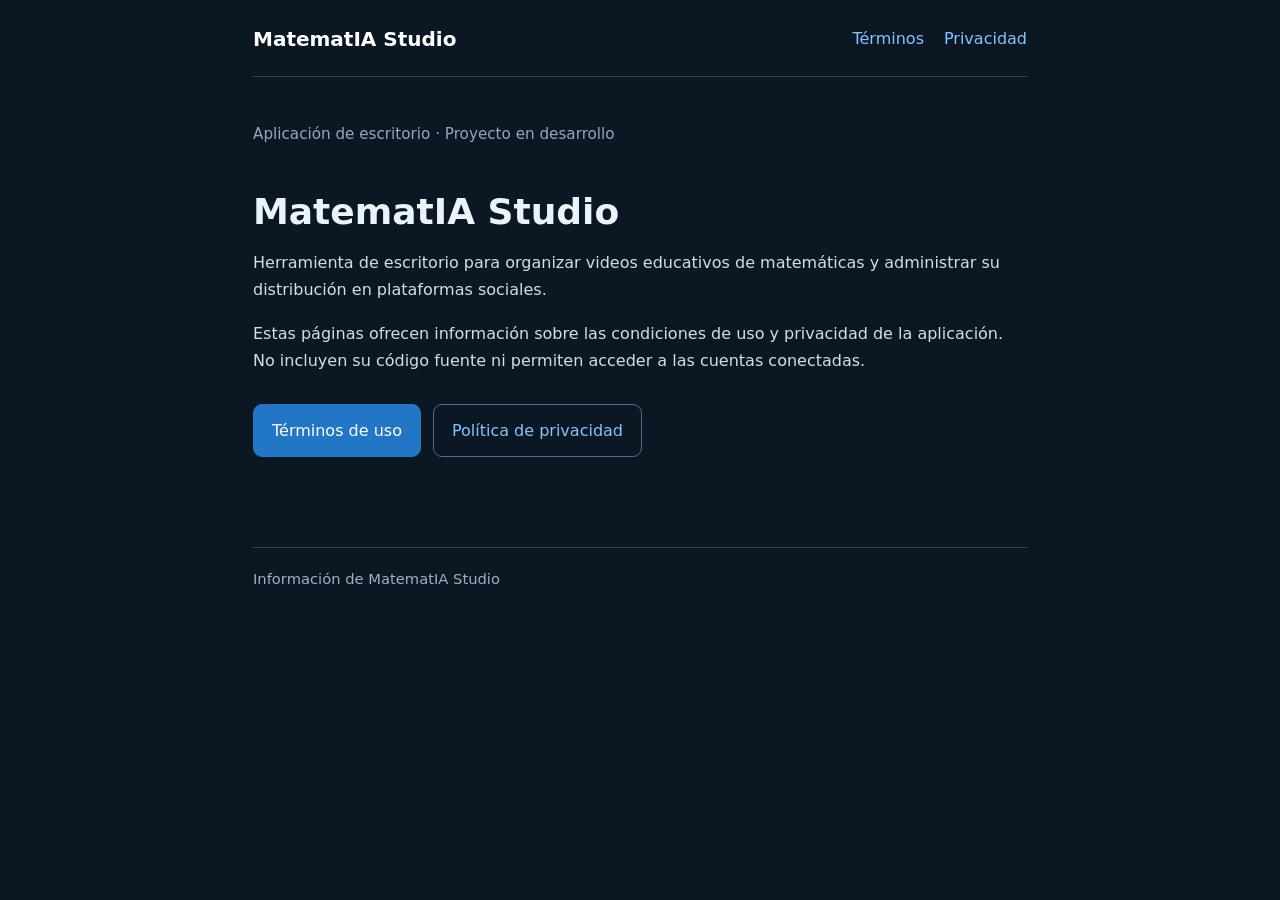
<file: index.html>
<!doctype html><html lang="es"><head><meta charset="utf-8"><meta name="viewport" content="width=device-width, initial-scale=1"><title>MatematIA Studio | Información legal</title><link rel="stylesheet" href="style.css"></head><body><main><header><strong class="brand">MatematIA Studio</strong><nav><a href="terms.html">Términos</a><a href="privacy.html">Privacidad</a></nav></header><section class="hero"><p class="eyebrow">Aplicación de escritorio · Proyecto en desarrollo</p><h1>MatematIA Studio</h1><p>Herramienta de escritorio para organizar videos educativos de matemáticas y administrar su distribución en plataformas sociales.</p><p>Estas páginas ofrecen información sobre las condiciones de uso y privacidad de la aplicación. No incluyen su código fuente ni permiten acceder a las cuentas conectadas.</p><div class="actions"><a href="terms.html">Términos de uso</a><a href="privacy.html">Política de privacidad</a></div></section><footer><span>Información de MatematIA Studio</span></footer></main></body></html>
</file>
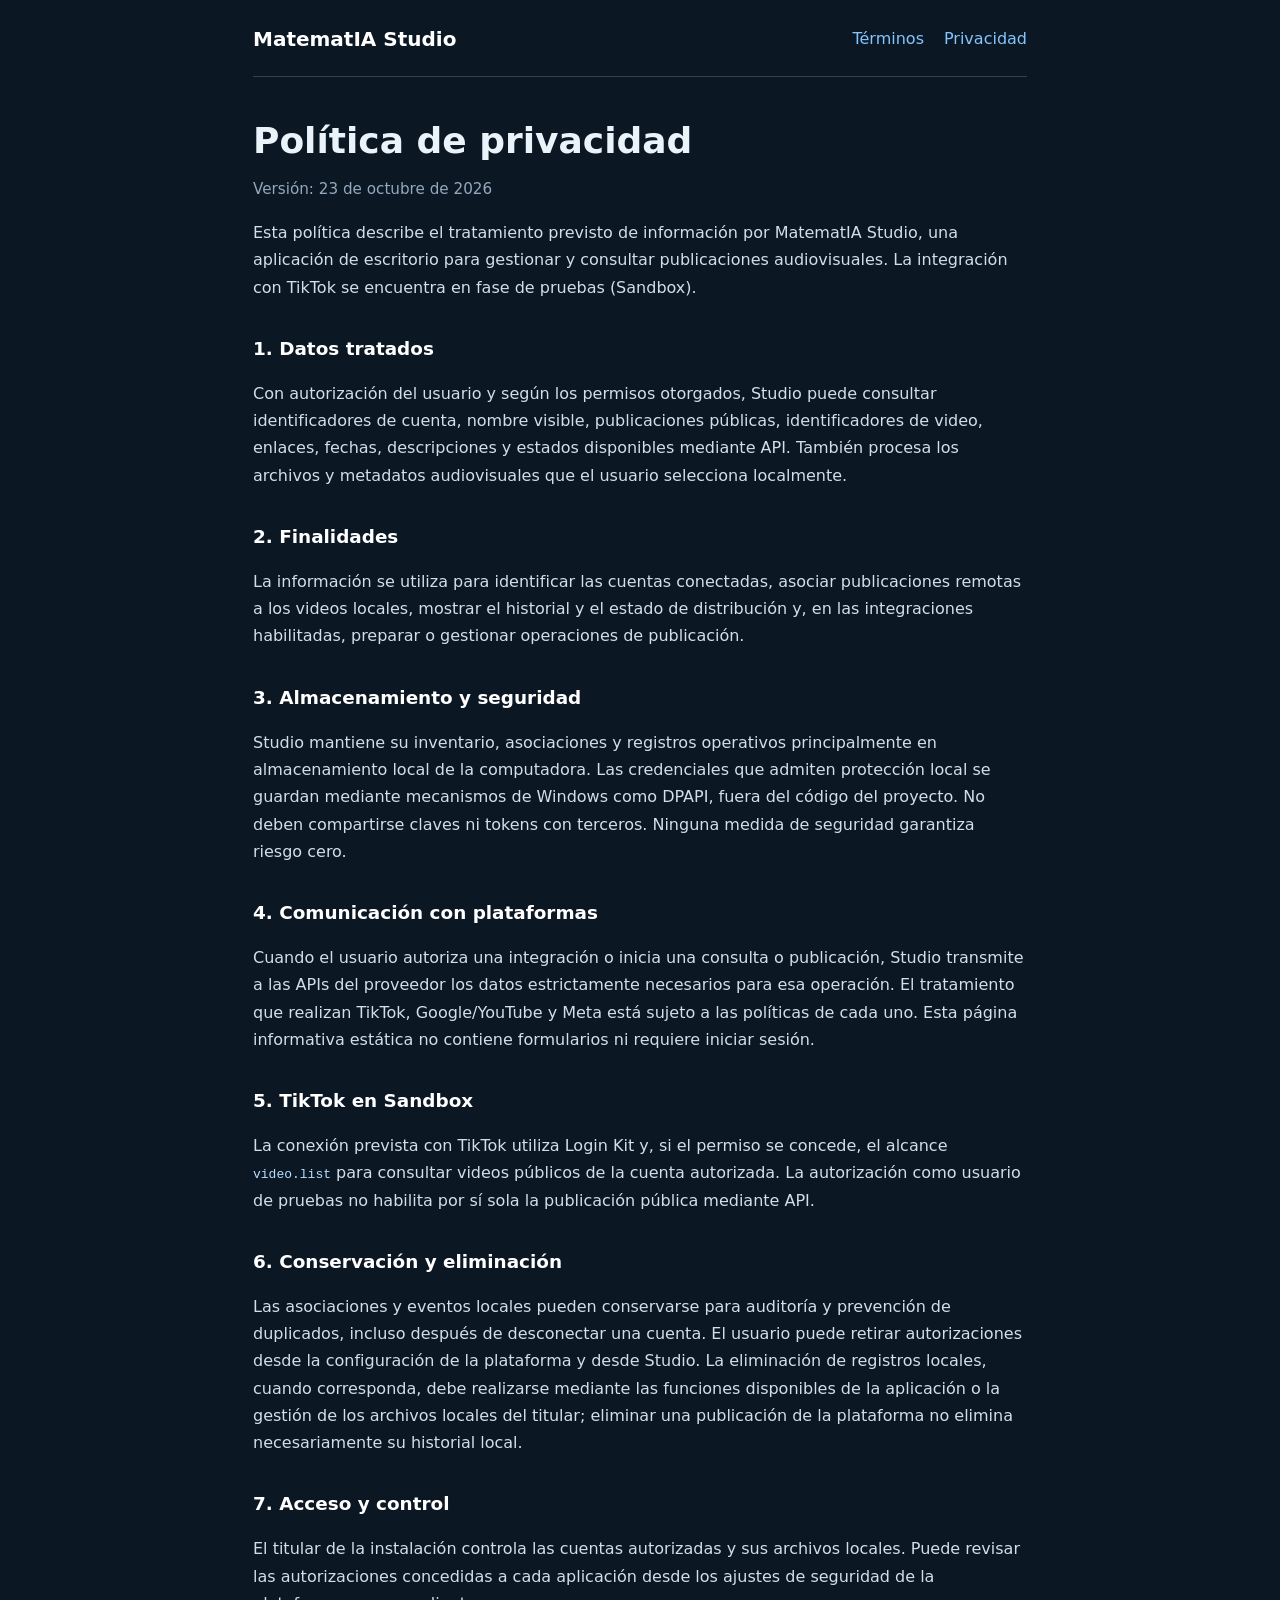
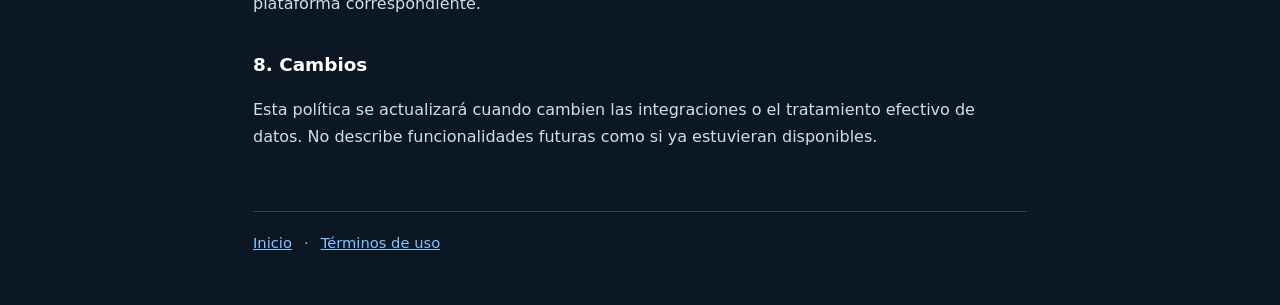
<file: privacy.html>
<!doctype html>
<html lang="es"><head><meta charset="utf-8"><meta name="viewport" content="width=device-width, initial-scale=1"><meta name="robots" content="index,follow"><title>Política de privacidad | MatematIA Studio</title><link rel="stylesheet" href="style.css"></head><body><main><header><a class="brand" href="index.html">MatematIA Studio</a><nav><a href="terms.html">Términos</a><a href="privacy.html" aria-current="page">Privacidad</a></nav></header><h1>Política de privacidad</h1><p class="meta">Versión: 23 de octubre de 2026</p><p>Esta política describe el tratamiento previsto de información por MatematIA Studio, una aplicación de escritorio para gestionar y consultar publicaciones audiovisuales. La integración con TikTok se encuentra en fase de pruebas (Sandbox).</p><h2>1. Datos tratados</h2><p>Con autorización del usuario y según los permisos otorgados, Studio puede consultar identificadores de cuenta, nombre visible, publicaciones públicas, identificadores de video, enlaces, fechas, descripciones y estados disponibles mediante API. También procesa los archivos y metadatos audiovisuales que el usuario selecciona localmente.</p><h2>2. Finalidades</h2><p>La información se utiliza para identificar las cuentas conectadas, asociar publicaciones remotas a los videos locales, mostrar el historial y el estado de distribución y, en las integraciones habilitadas, preparar o gestionar operaciones de publicación.</p><h2>3. Almacenamiento y seguridad</h2><p>Studio mantiene su inventario, asociaciones y registros operativos principalmente en almacenamiento local de la computadora. Las credenciales que admiten protección local se guardan mediante mecanismos de Windows como DPAPI, fuera del código del proyecto. No deben compartirse claves ni tokens con terceros. Ninguna medida de seguridad garantiza riesgo cero.</p><h2>4. Comunicación con plataformas</h2><p>Cuando el usuario autoriza una integración o inicia una consulta o publicación, Studio transmite a las APIs del proveedor los datos estrictamente necesarios para esa operación. El tratamiento que realizan TikTok, Google/YouTube y Meta está sujeto a las políticas de cada uno. Esta página informativa estática no contiene formularios ni requiere iniciar sesión.</p><h2>5. TikTok en Sandbox</h2><p>La conexión prevista con TikTok utiliza Login Kit y, si el permiso se concede, el alcance <code>video.list</code> para consultar videos públicos de la cuenta autorizada. La autorización como usuario de pruebas no habilita por sí sola la publicación pública mediante API.</p><h2>6. Conservación y eliminación</h2><p>Las asociaciones y eventos locales pueden conservarse para auditoría y prevención de duplicados, incluso después de desconectar una cuenta. El usuario puede retirar autorizaciones desde la configuración de la plataforma y desde Studio. La eliminación de registros locales, cuando corresponda, debe realizarse mediante las funciones disponibles de la aplicación o la gestión de los archivos locales del titular; eliminar una publicación de la plataforma no elimina necesariamente su historial local.</p><h2>7. Acceso y control</h2><p>El titular de la instalación controla las cuentas autorizadas y sus archivos locales. Puede revisar las autorizaciones concedidas a cada aplicación desde los ajustes de seguridad de la plataforma correspondiente.</p><h2>8. Cambios</h2><p>Esta política se actualizará cuando cambien las integraciones o el tratamiento efectivo de datos. No describe funcionalidades futuras como si ya estuvieran disponibles.</p><footer><a href="index.html">Inicio</a><span>·</span><a href="terms.html">Términos de uso</a></footer></main></body></html>
</file>
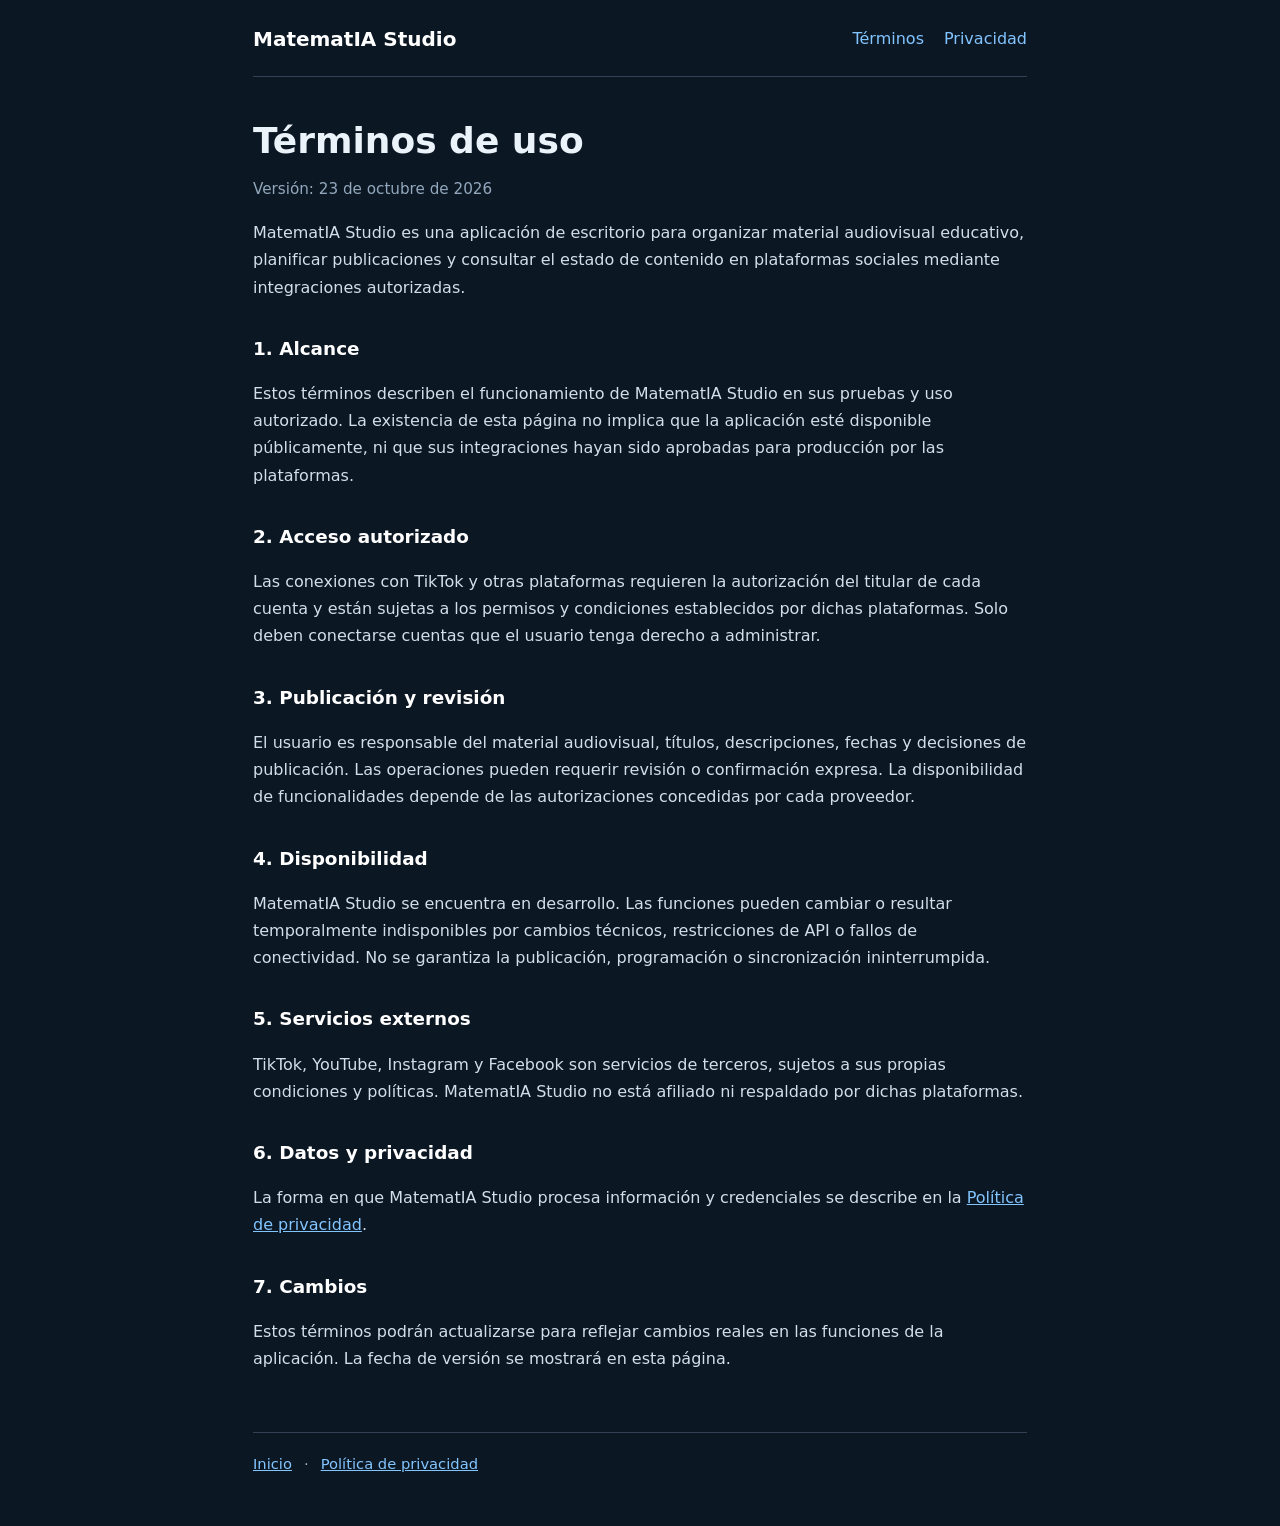
<file: terms.html>
<!doctype html>
<html lang="es"><head><meta charset="utf-8"><meta name="viewport" content="width=device-width, initial-scale=1"><meta name="robots" content="index,follow"><title>Términos de uso | MatematIA Studio</title><link rel="stylesheet" href="style.css"></head><body><main><header><a class="brand" href="index.html">MatematIA Studio</a><nav><a href="terms.html" aria-current="page">Términos</a><a href="privacy.html">Privacidad</a></nav></header><h1>Términos de uso</h1><p class="meta">Versión: 23 de octubre de 2026</p><p>MatematIA Studio es una aplicación de escritorio para organizar material audiovisual educativo, planificar publicaciones y consultar el estado de contenido en plataformas sociales mediante integraciones autorizadas.</p><h2>1. Alcance</h2><p>Estos términos describen el funcionamiento de MatematIA Studio en sus pruebas y uso autorizado. La existencia de esta página no implica que la aplicación esté disponible públicamente, ni que sus integraciones hayan sido aprobadas para producción por las plataformas.</p><h2>2. Acceso autorizado</h2><p>Las conexiones con TikTok y otras plataformas requieren la autorización del titular de cada cuenta y están sujetas a los permisos y condiciones establecidos por dichas plataformas. Solo deben conectarse cuentas que el usuario tenga derecho a administrar.</p><h2>3. Publicación y revisión</h2><p>El usuario es responsable del material audiovisual, títulos, descripciones, fechas y decisiones de publicación. Las operaciones pueden requerir revisión o confirmación expresa. La disponibilidad de funcionalidades depende de las autorizaciones concedidas por cada proveedor.</p><h2>4. Disponibilidad</h2><p>MatematIA Studio se encuentra en desarrollo. Las funciones pueden cambiar o resultar temporalmente indisponibles por cambios técnicos, restricciones de API o fallos de conectividad. No se garantiza la publicación, programación o sincronización ininterrumpida.</p><h2>5. Servicios externos</h2><p>TikTok, YouTube, Instagram y Facebook son servicios de terceros, sujetos a sus propias condiciones y políticas. MatematIA Studio no está afiliado ni respaldado por dichas plataformas.</p><h2>6. Datos y privacidad</h2><p>La forma en que MatematIA Studio procesa información y credenciales se describe en la <a href="privacy.html">Política de privacidad</a>.</p><h2>7. Cambios</h2><p>Estos términos podrán actualizarse para reflejar cambios reales en las funciones de la aplicación. La fecha de versión se mostrará en esta página.</p><footer><a href="index.html">Inicio</a><span>·</span><a href="privacy.html">Política de privacidad</a></footer></main></body></html>
</file>
<file: style.css>
:root{color-scheme:light dark;font-family:system-ui,-apple-system,Segoe UI,sans-serif}*{box-sizing:border-box}body{margin:0;background:#0c1724;color:#eaf2fa;line-height:1.7}main{max-width:830px;margin:auto;padding:22px 28px 50px}header{display:flex;justify-content:space-between;align-items:center;gap:14px;border-bottom:1px solid #324254;padding-bottom:20px}a{color:#83c5ff}header a{text-decoration:none}.brand{font-size:1.25rem;font-weight:750;color:#fff}nav{display:flex;gap:20px}h1{font-size:2.25rem;line-height:1.2;margin:42px 0 14px}h2{font-size:1.15rem;margin-top:32px;color:#fff}p{color:#d2deea}.meta,.eyebrow{color:#93a8bc;font-size:.95rem}.hero{padding:30px 0}.actions{display:flex;flex-wrap:wrap;gap:12px;margin-top:30px}.actions a{border:1px solid #536c85;border-radius:9px;padding:12px 18px;text-decoration:none}.actions a:first-child{background:#2276c6;color:#fff;border-color:#2276c6}footer{border-top:1px solid #324254;margin-top:60px;padding-top:18px;color:#9fb0c0;font-size:.92rem;display:flex;gap:12px}code{color:#b6dfff}@media(max-width:520px){main{padding:18px}header{align-items:flex-start;flex-direction:column}h1{font-size:1.8rem}}
</file>
